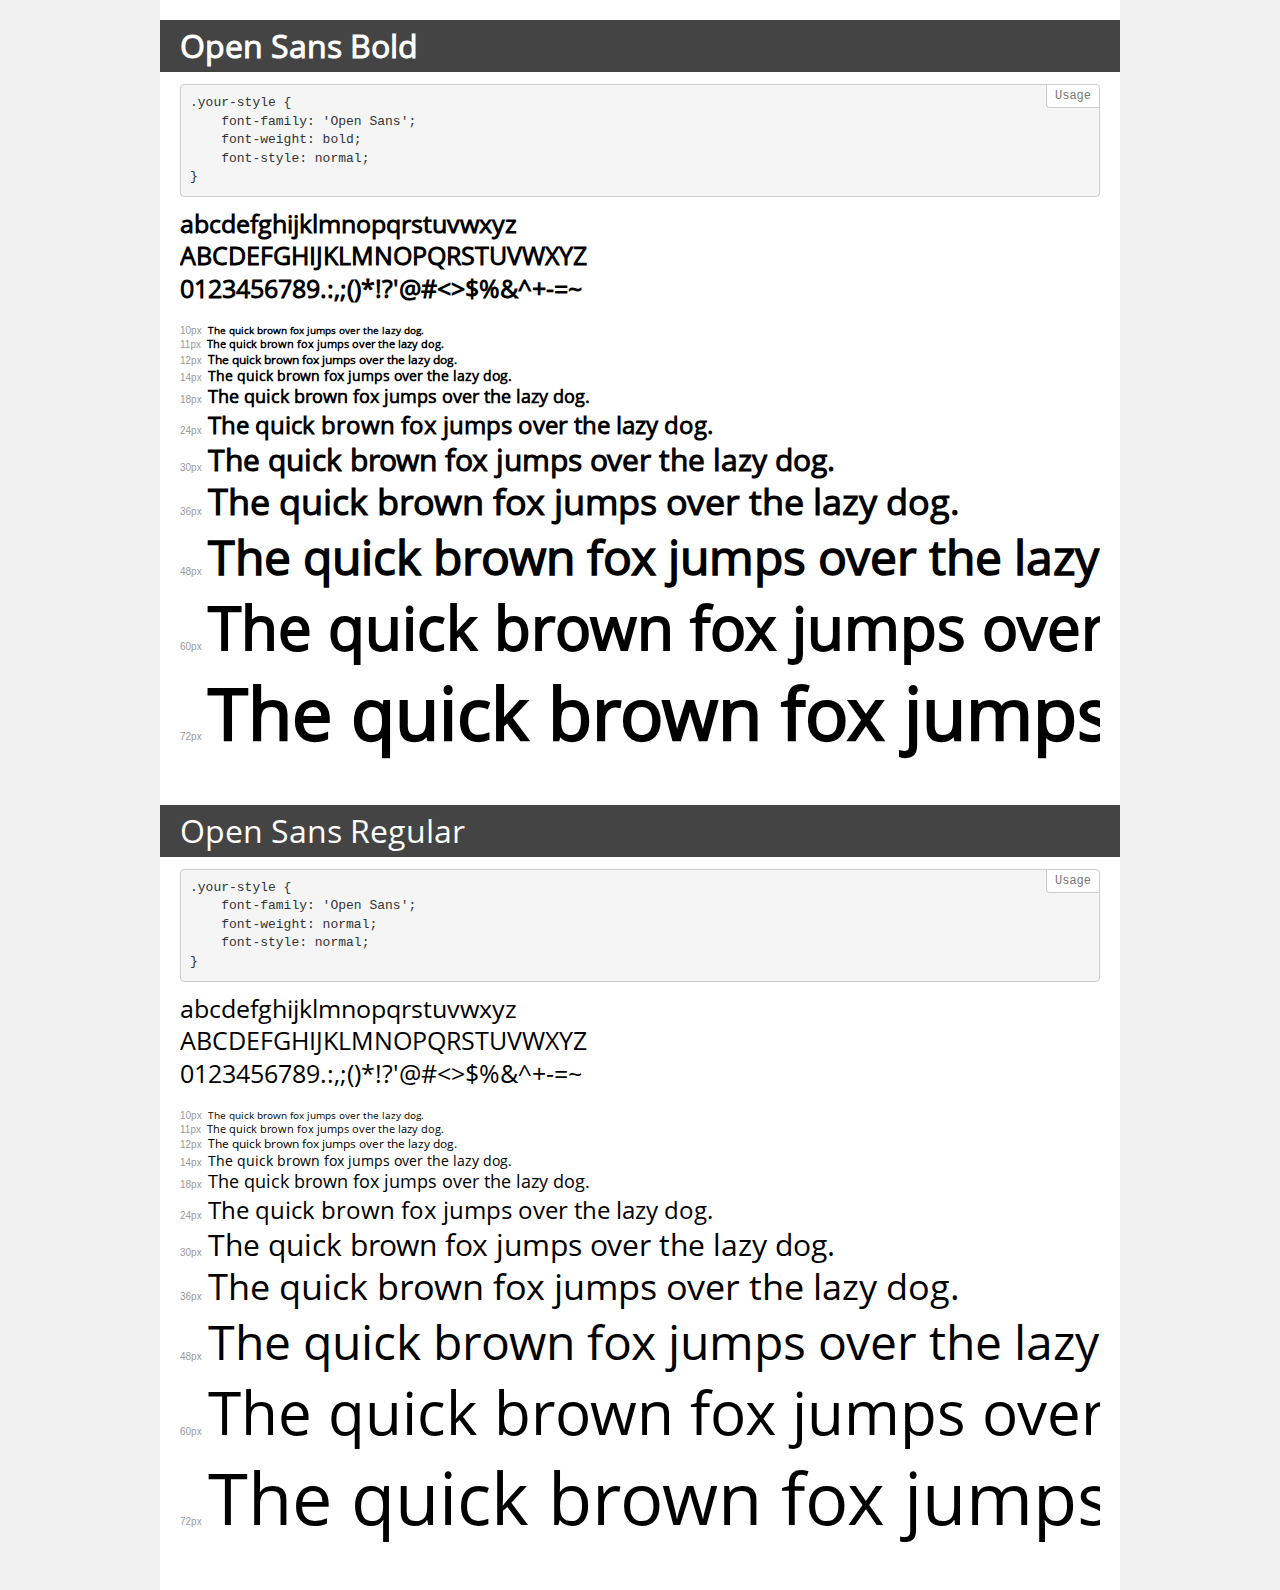
<file: fonts/Open Sans/demo.html>
<!DOCTYPE html>
<html>
<head>
    <meta charset="utf-8">
    <meta http-equiv="X-UA-Compatible" content="IE=edge">
    <meta name="viewport" content="width=device-width, initial-scale=1">
    <meta name="robots" content="noindex, noarchive">
    <meta name="format-detection" content="telephone=no">
    <title>Transfonter demo</title>
    <link href="stylesheet.css" rel="stylesheet">
    <style>
        /*
        http://meyerweb.com/eric/tools/css/reset/
        v2.0 | 20110126
        License: none (public domain)
        */
        html, body, div, span, applet, object, iframe,
        h1, h2, h3, h4, h5, h6, p, blockquote, pre,
        a, abbr, acronym, address, big, cite, code,
        del, dfn, em, img, ins, kbd, q, s, samp,
        small, strike, strong, sub, sup, tt, var,
        b, u, i, center,
        dl, dt, dd, ol, ul, li,
        fieldset, form, label, legend,
        table, caption, tbody, tfoot, thead, tr, th, td,
        article, aside, canvas, details, embed,
        figure, figcaption, footer, header, hgroup,
        menu, nav, output, ruby, section, summary,
        time, mark, audio, video {
            margin: 0;
            padding: 0;
            border: 0;
            font-size: 100%;
            font: inherit;
            vertical-align: baseline;
        }
        /* HTML5 display-role reset for older browsers */
        article, aside, details, figcaption, figure,
        footer, header, hgroup, menu, nav, section {
            display: block;
        }
        body {
            line-height: 1;
        }
        ol, ul {
            list-style: none;
        }
        blockquote, q {
            quotes: none;
        }
        blockquote:before, blockquote:after,
        q:before, q:after {
            content: '';
            content: none;
        }
        table {
            border-collapse: collapse;
            border-spacing: 0;
        }
        /* common styles */
        body {
            background: #f1f1f1;
            color: #000;
        }
        .page {
            background: #fff;
            width: 920px;
            margin: 0 auto;
            padding: 20px 20px 0 20px;
            overflow: hidden;
        }
        .font-container {
            overflow-x: auto;
            overflow-y: hidden;
            margin-bottom: 40px;
            line-height: 1.3;
            white-space: nowrap;
            padding-bottom: 5px;
        }
        h1 {
            position: relative;
            background: #444;
            font-size: 32px;
            color: #fff;
            padding: 10px 20px;
            margin: 0 -20px 12px -20px;
        }
        .letters {
            font-size: 25px;
            margin-bottom: 20px;
        }
        .s10:before {
            content: '10px';
        }
        .s11:before {
            content: '11px';
        }
        .s12:before {
            content: '12px';
        }
        .s14:before {
            content: '14px';
        }
        .s18:before {
            content: '18px';
        }
        .s24:before {
            content: '24px';
        }
        .s30:before {
            content: '30px';
        }
        .s36:before {
            content: '36px';
        }
        .s48:before {
            content: '48px';
        }
        .s60:before {
            content: '60px';
        }
        .s72:before {
            content: '72px';
        }
        .s10:before, .s11:before, .s12:before, .s14:before,
        .s18:before, .s24:before, .s30:before, .s36:before,
        .s48:before, .s60:before, .s72:before {
            font-family: Arial, sans-serif;
            font-size: 10px;
            font-weight: normal;
            font-style: normal;
            color: #999;
            padding-right: 6px;
        }
        pre {
            display: block;
            position: relative;
            padding: 9px;
            margin: 0 0 10px;
            font-family: Monaco, Menlo, Consolas, "Courier New", monospace !important;
            font-size: 13px;
            line-height: 1.428571429;
            color: #333;
            font-weight: normal !important;
            font-style: normal !important;
            background-color: #f5f5f5;
            border: 1px solid #ccc;
            overflow-x: auto;
            border-radius: 4px;
        }
        pre:after {
            display: block;
            position: absolute;
            right: 0;
            top: 0;
            content: 'Usage';
            line-height: 1;
            padding: 5px 8px;
            font-size: 12px;
            color: #767676;
            background-color: #fff;
            border: 1px solid #ccc;
            border-right: none;
            border-top: none;
            border-radius: 0 4px 0 4px;
            z-index: 10;
        }
        /* responsive */
        @media (max-width: 959px) {
            .page {
                width: auto;
                margin: 0;
            }
        }
    </style>
</head>
<body>
<div class="page">
    <div class="demo" style="font-family: 'Open Sans'; font-weight: bold; font-style: normal;">
        <h1>Open Sans Bold</h1>
        <pre>.your-style {
    font-family: 'Open Sans';
    font-weight: bold;
    font-style: normal;
}</pre>
        <div class="font-container">
            <p class="letters">
                abcdefghijklmnopqrstuvwxyz<br>
ABCDEFGHIJKLMNOPQRSTUVWXYZ<br>
                0123456789.:,;()*!?'@#<>$%&^+-=~
            </p>
            <p class="s10" style="font-size: 10px;">The quick brown fox jumps over the lazy dog.</p>
            <p class="s11" style="font-size: 11px;">The quick brown fox jumps over the lazy dog.</p>
            <p class="s12" style="font-size: 12px;">The quick brown fox jumps over the lazy dog.</p>
            <p class="s14" style="font-size: 14px;">The quick brown fox jumps over the lazy dog.</p>
            <p class="s18" style="font-size: 18px;">The quick brown fox jumps over the lazy dog.</p>
            <p class="s24" style="font-size: 24px;">The quick brown fox jumps over the lazy dog.</p>
            <p class="s30" style="font-size: 30px;">The quick brown fox jumps over the lazy dog.</p>
            <p class="s36" style="font-size: 36px;">The quick brown fox jumps over the lazy dog.</p>
            <p class="s48" style="font-size: 48px;">The quick brown fox jumps over the lazy dog.</p>
            <p class="s60" style="font-size: 60px;">The quick brown fox jumps over the lazy dog.</p>
            <p class="s72" style="font-size: 72px;">The quick brown fox jumps over the lazy dog.</p>
        </div>
    </div>
    <div class="demo" style="font-family: 'Open Sans'; font-weight: normal; font-style: normal;">
        <h1>Open Sans Regular</h1>
        <pre>.your-style {
    font-family: 'Open Sans';
    font-weight: normal;
    font-style: normal;
}</pre>
        <div class="font-container">
            <p class="letters">
                abcdefghijklmnopqrstuvwxyz<br>
ABCDEFGHIJKLMNOPQRSTUVWXYZ<br>
                0123456789.:,;()*!?'@#<>$%&^+-=~
            </p>
            <p class="s10" style="font-size: 10px;">The quick brown fox jumps over the lazy dog.</p>
            <p class="s11" style="font-size: 11px;">The quick brown fox jumps over the lazy dog.</p>
            <p class="s12" style="font-size: 12px;">The quick brown fox jumps over the lazy dog.</p>
            <p class="s14" style="font-size: 14px;">The quick brown fox jumps over the lazy dog.</p>
            <p class="s18" style="font-size: 18px;">The quick brown fox jumps over the lazy dog.</p>
            <p class="s24" style="font-size: 24px;">The quick brown fox jumps over the lazy dog.</p>
            <p class="s30" style="font-size: 30px;">The quick brown fox jumps over the lazy dog.</p>
            <p class="s36" style="font-size: 36px;">The quick brown fox jumps over the lazy dog.</p>
            <p class="s48" style="font-size: 48px;">The quick brown fox jumps over the lazy dog.</p>
            <p class="s60" style="font-size: 60px;">The quick brown fox jumps over the lazy dog.</p>
            <p class="s72" style="font-size: 72px;">The quick brown fox jumps over the lazy dog.</p>
        </div>
    </div>
</div>
</body>
</html>
</file>
<file: fonts/Open Sans/stylesheet.css>
@font-face {
    font-family: 'Open Sans Bold';
    src: url('OpenSans-Bold.eot');
    src: url('OpenSans-Bold.eot?#iefix') format('embedded-opentype'),
        url('OpenSans-Bold.woff2') format('woff2'),
        url('OpenSans-Bold.woff') format('woff'),
        url('OpenSans-Bold.ttf') format('truetype'),
        url('OpenSans-Bold.svg#OpenSans-Bold') format('svg');
    font-weight: bold;
    font-style: normal;
}

@font-face {
    font-family: 'Open Sans';
    src: url('OpenSans-Regular.eot');
    src: url('OpenSans-Regular.eot?#iefix') format('embedded-opentype'),
        url('OpenSans-Regular.woff2') format('woff2'),
        url('OpenSans-Regular.woff') format('woff'),
        url('OpenSans-Regular.ttf') format('truetype'),
        url('OpenSans-Regular.svg#OpenSans-Regular') format('svg');
    font-weight: normal;
    font-style: normal;
}
</file>
